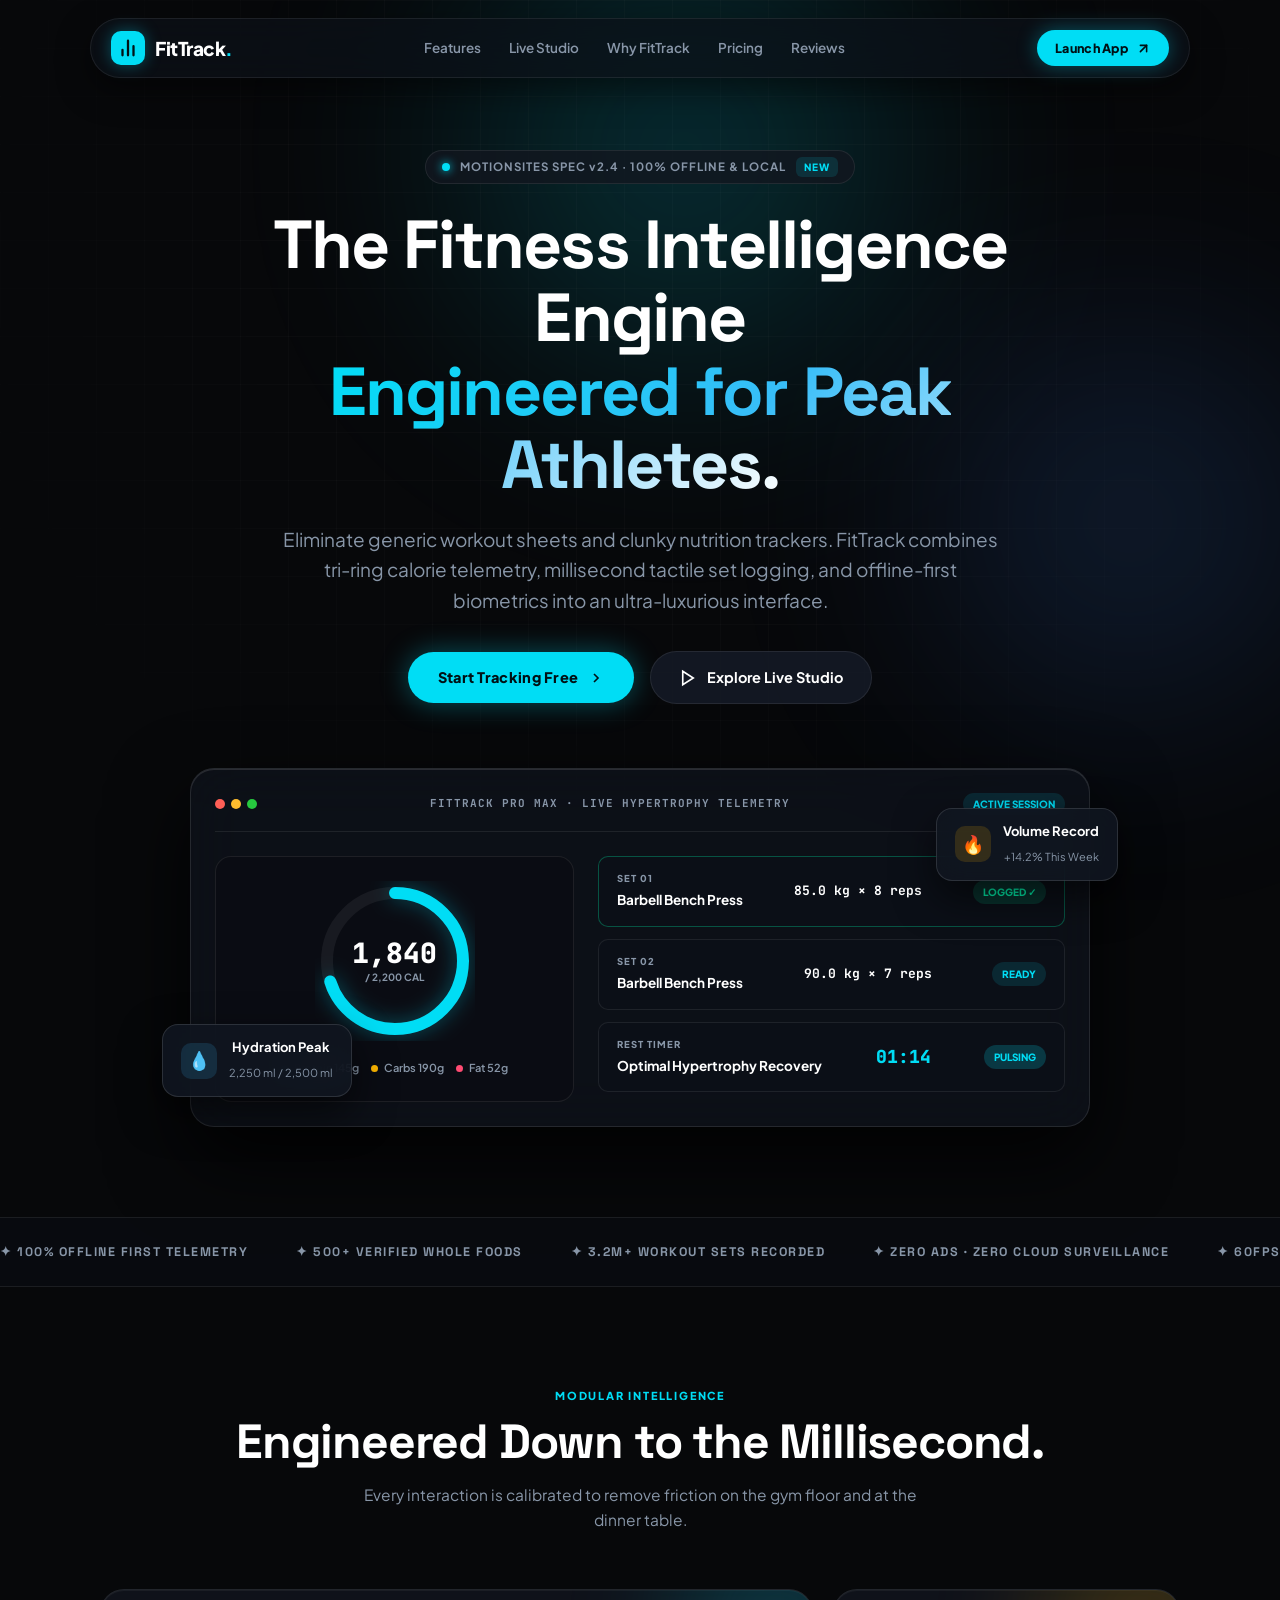
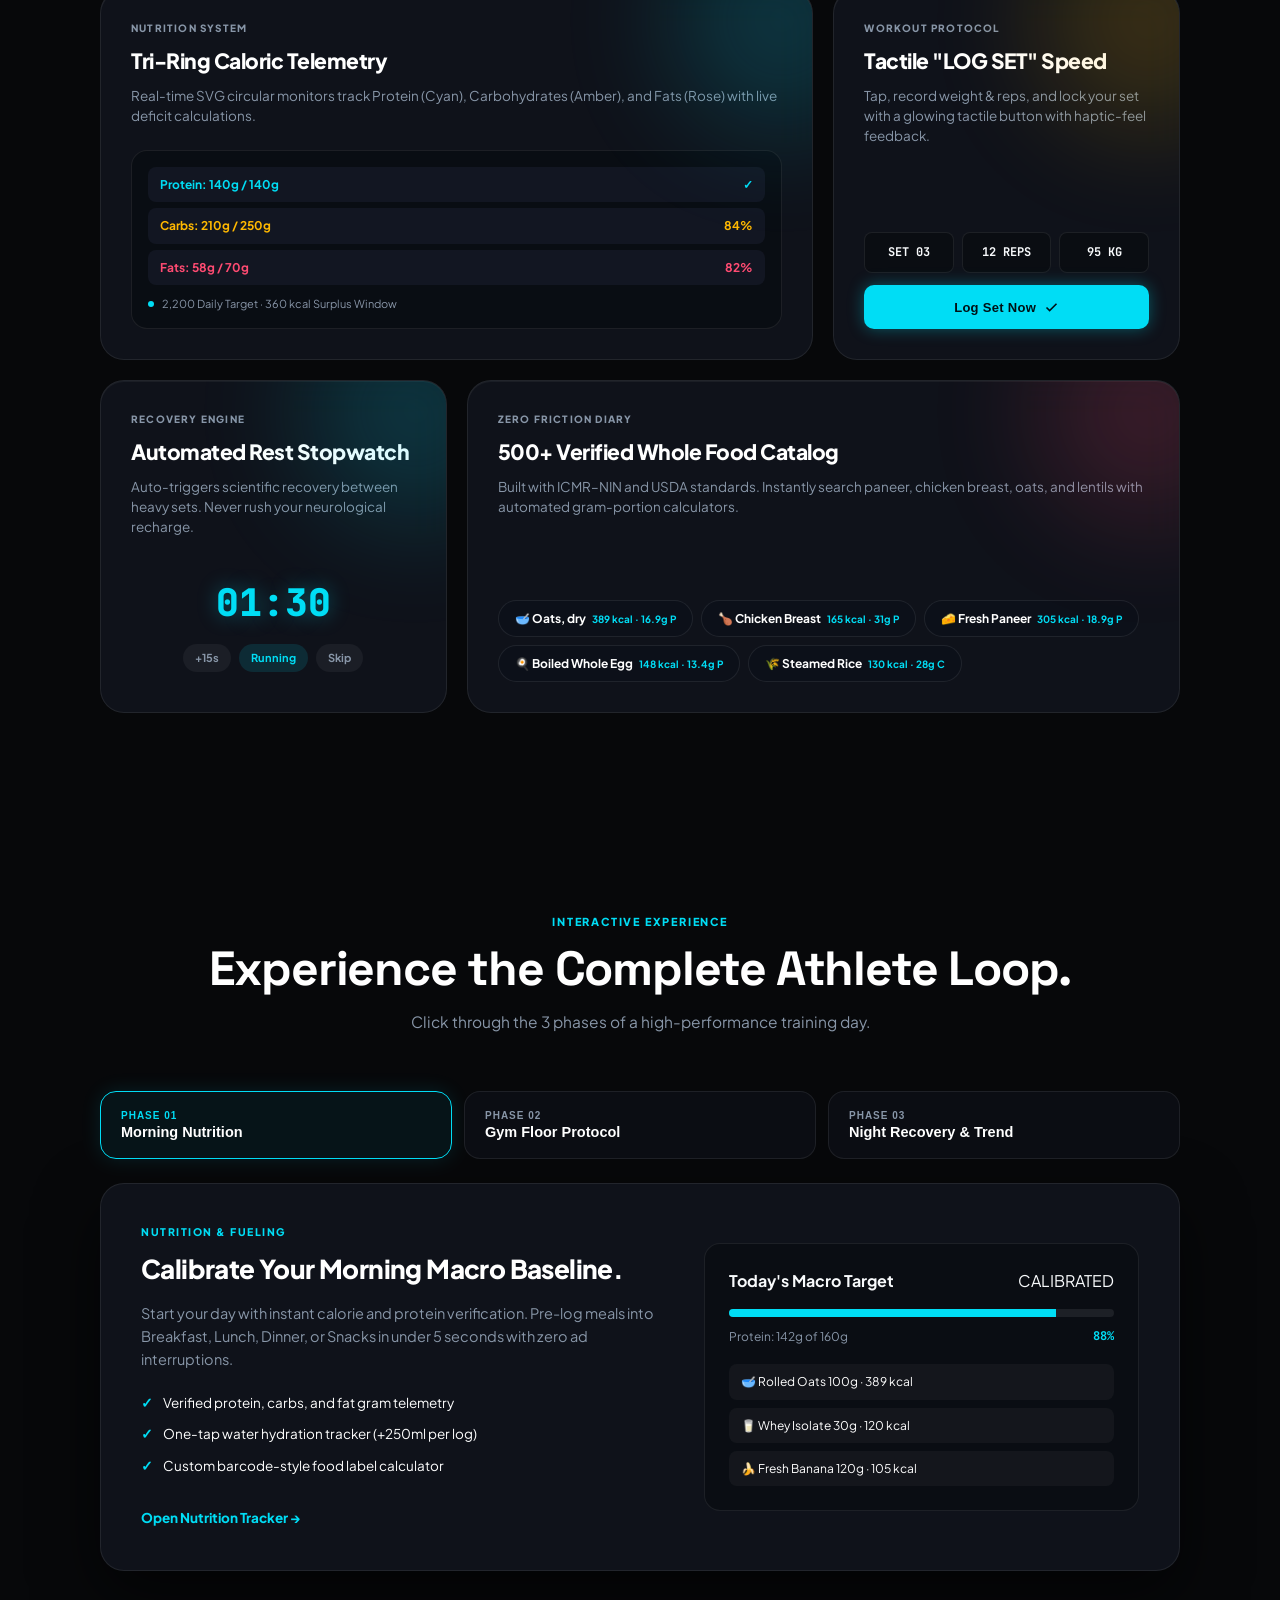
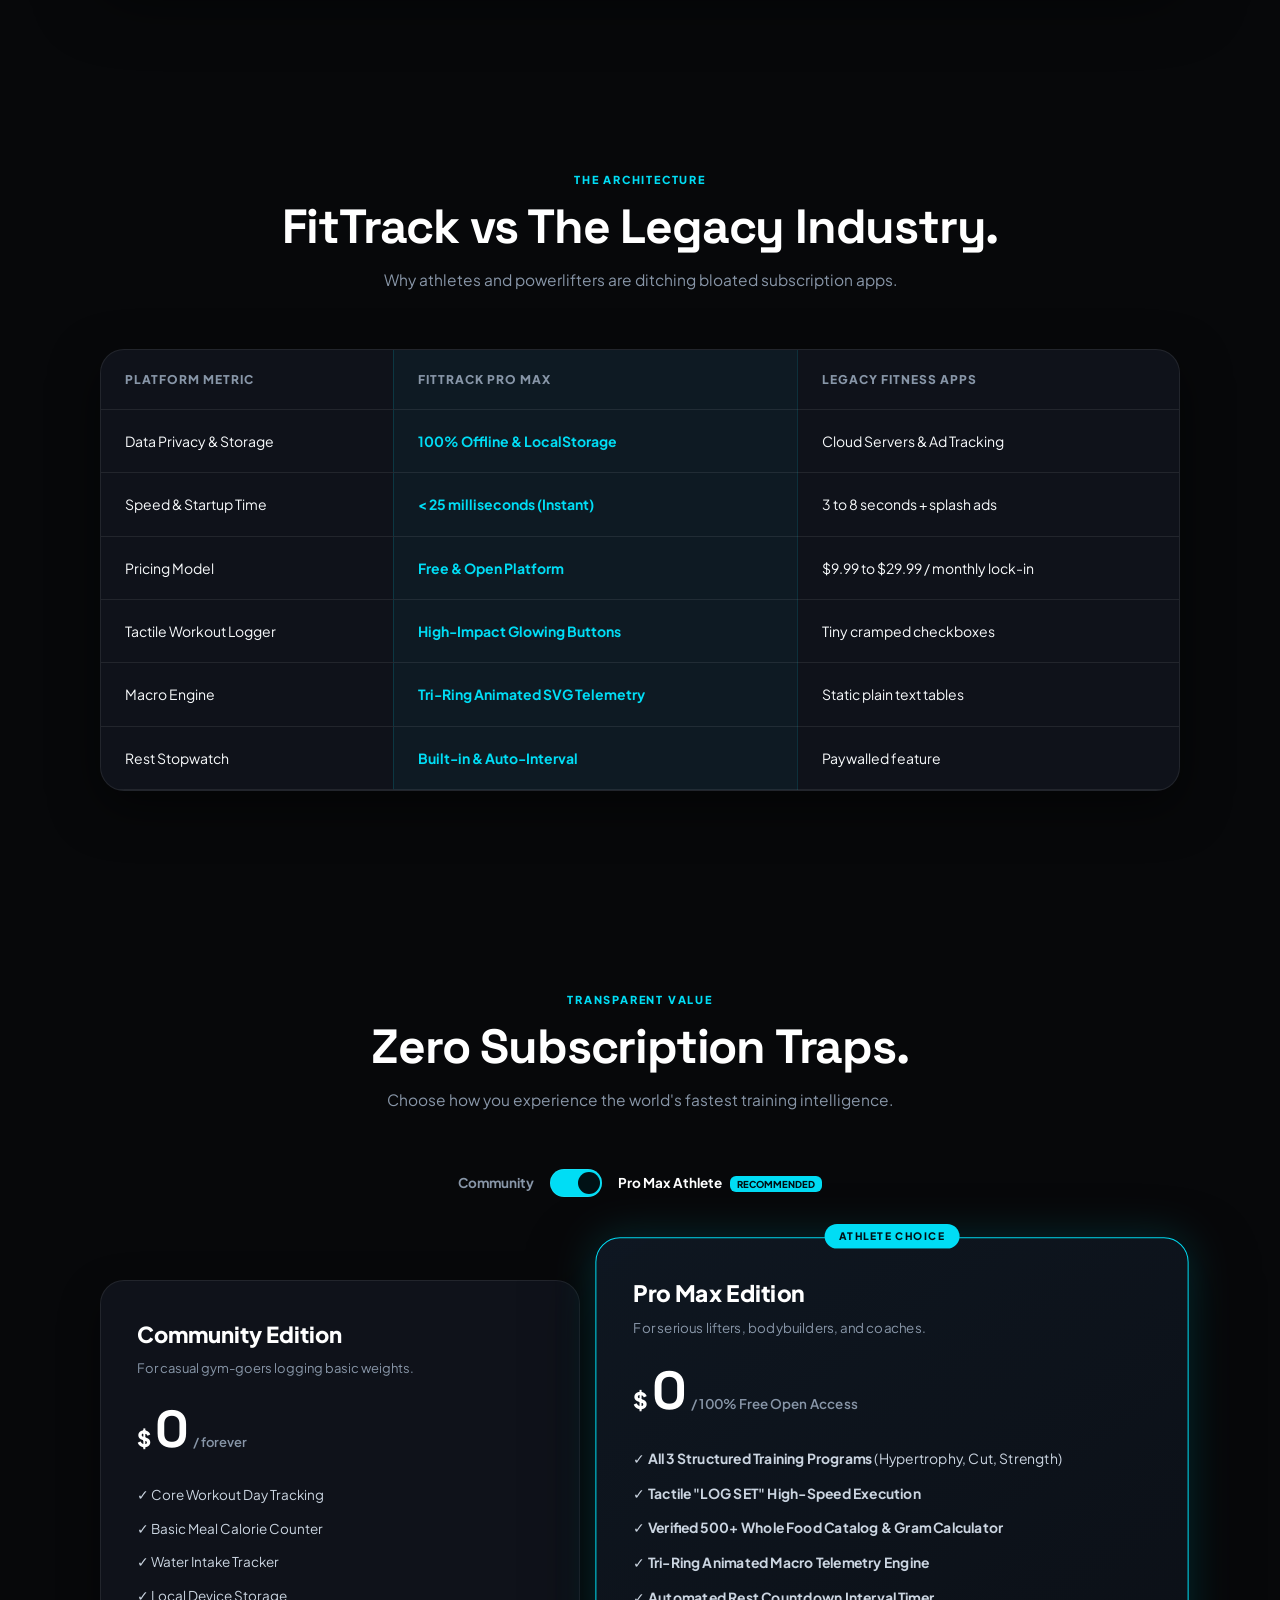
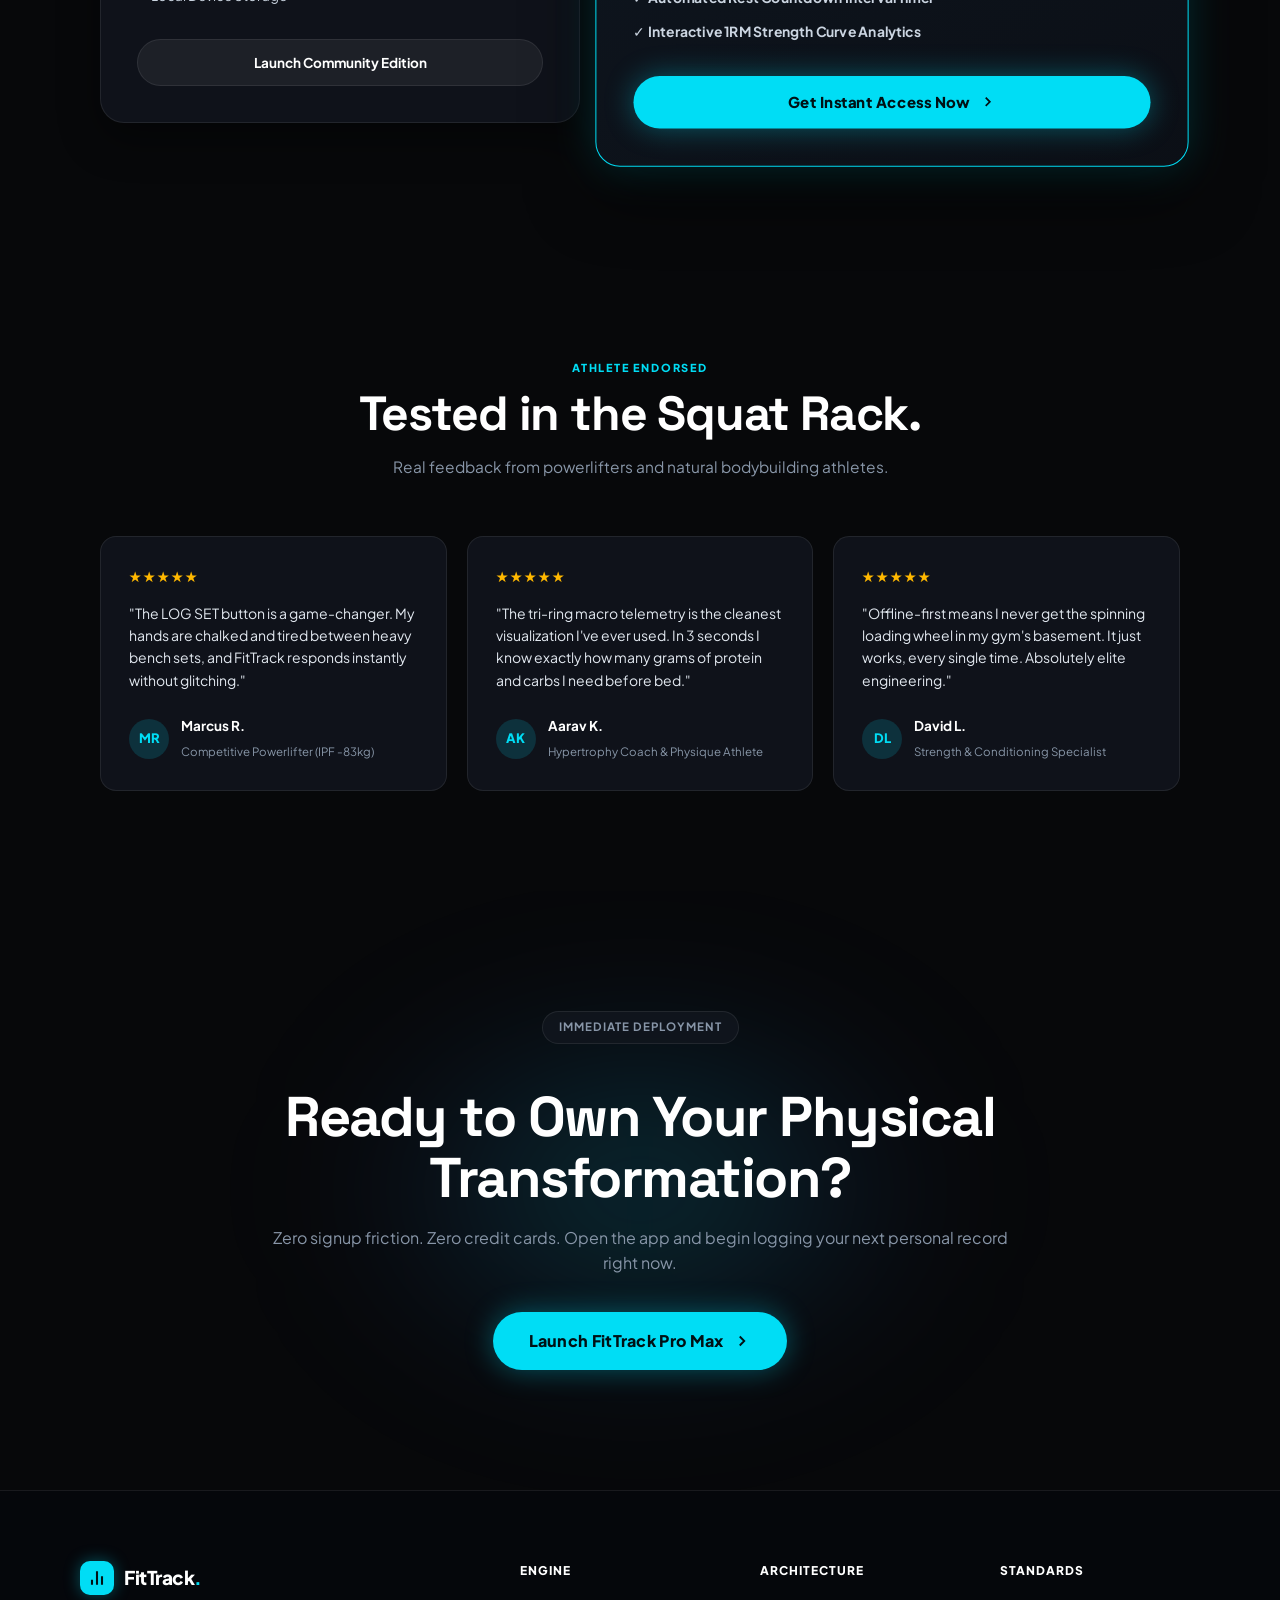
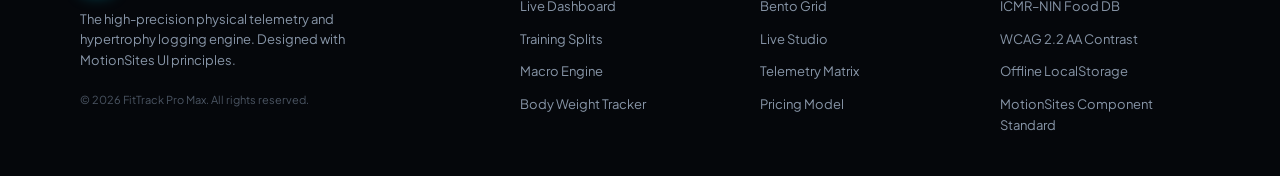
<file: landing.html>
<!DOCTYPE html>
<html lang="en">

<head>
  <meta charset="UTF-8">
  <meta name="viewport" content="width=device-width, initial-scale=1.0, maximum-scale=5.0">
  <meta name="theme-color" content="#07080a">
  <meta name="description" content="FitTrack Pro Max - The Next-Generation Fitness, Workout & Nutrition Intelligence Platform. Built with MotionSites Cinematic Components.">
  <title>FitTrack Pro Max | Cinematic Fitness Intelligence</title>

  <!-- Google Typography Stack -->
  <link rel="preconnect" href="https://fonts.googleapis.com">
  <link rel="preconnect" href="https://fonts.gstatic.com" crossorigin>
  <link href="https://fonts.googleapis.com/css2?family=Plus+Jakarta+Sans:wght@300;400;500;600;700;800;900&family=Space+Grotesk:wght@500;700;800&family=JetBrains+Mono:wght@500;700;800&display=swap" rel="stylesheet">

  <link rel="stylesheet" href="landing.css">
</head>

<body class="motionsites-body">

  <!-- Background Cinematic Aurora Mesh & Spotlight -->
  <div class="aurora-glow-container" aria-hidden="true">
    <div class="aurora-beam beam-1"></div>
    <div class="aurora-beam beam-2"></div>
    <div class="aurora-grid-overlay"></div>
  </div>

  <!-- ==========================================================================
       MOTIONSITES COMPONENT 1: FLOATING GLASS NAVIGATION BAR
       ========================================================================== -->
  <header class="motionsites-nav-wrapper">
    <nav class="motionsites-nav">
      <a class="nav-brand" href="#hero">
        <div class="nav-brand-icon" aria-hidden="true">
          <svg width="22" height="22" viewBox="0 0 24 24" fill="none" stroke="currentColor" stroke-width="2.5" stroke-linecap="round" stroke-linejoin="round">
            <path d="M18 20V10M12 20V4M6 20v-6"/>
          </svg>
        </div>
        <span class="nav-brand-text">FitTrack<span class="cyan-dot">.</span></span>
      </a>

      <div class="nav-links-desktop">
        <a href="#features" class="nav-anchor">Features</a>
        <a href="#interactive-studio" class="nav-anchor">Live Studio</a>
        <a href="#comparison" class="nav-anchor">Why FitTrack</a>
        <a href="#pricing" class="nav-anchor">Pricing</a>
        <a href="#reviews" class="nav-anchor">Reviews</a>
      </div>

      <div class="nav-action-group">
        <a href="index.html" class="nav-cta-button">
          <span>Launch App</span>
          <svg width="15" height="15" viewBox="0 0 24 24" fill="none" stroke="currentColor" stroke-width="2.5" stroke-linecap="round" stroke-linejoin="round">
            <line x1="7" y1="17" x2="17" y2="7"></line>
            <polyline points="7 7 17 7 17 17"></polyline>
          </svg>
        </a>
      </div>
    </nav>
  </header>


  <!-- ==========================================================================
       MOTIONSITES COMPONENT 2: CINEMATIC SPOTLIGHT HERO SECTION
       ========================================================================== -->
  <section class="hero-section" id="hero">
    <div class="hero-container">

      <!-- Release Badge -->
      <div class="hero-pill-badge">
        <span class="badge-pulsing-dot" aria-hidden="true"></span>
        <span class="badge-text">MOTIONSITES SPEC v2.4 · 100% OFFLINE &amp; LOCAL</span>
        <span class="badge-tag">NEW</span>
      </div>

      <!-- Hero Headline with Electric Gradient -->
      <h1 class="hero-headline">
        The Fitness Intelligence Engine <br>
        <span class="gradient-text-electric">Engineered for Peak Athletes.</span>
      </h1>

      <p class="hero-subtext">
        Eliminate generic workout sheets and clunky nutrition trackers. FitTrack combines 
        tri-ring calorie telemetry, millisecond tactile set logging, and offline-first biometrics 
        into an ultra-luxurious interface.
      </p>

      <!-- Dual Call To Action Buttons -->
      <div class="hero-actions-row">
        <a href="index.html" class="btn-motionsites-primary">
          <span>Start Tracking Free</span>
          <svg width="16" height="16" viewBox="0 0 24 24" fill="none" stroke="currentColor" stroke-width="2.5"><polyline points="9 18 15 12 9 6"/></svg>
        </a>
        <a href="#interactive-studio" class="btn-motionsites-secondary">
          <svg width="18" height="18" viewBox="0 0 24 24" fill="none" stroke="currentColor" stroke-width="2.2"><polygon points="5 3 19 12 5 21 5 3"/></svg>
          <span>Explore Live Studio</span>
        </a>
      </div>

      <!-- 3D-Tilt Glass App Preview Card with Floating Live Telemetry Chips -->
      <div class="hero-card-3d-wrapper" id="heroCard3d">
        <div class="hero-glass-dashboard">
          <div class="card-specular-sheen"></div>

          <!-- Window Chrome Header -->
          <div class="glass-window-header">
            <div class="window-traffic-lights">
              <span class="light red"></span>
              <span class="light yellow"></span>
              <span class="light green"></span>
            </div>
            <span class="window-title">FITTRACK PRO MAX · LIVE HYPERTROPHY TELEMETRY</span>
            <span class="window-status-pill">ACTIVE SESSION</span>
          </div>

          <!-- App Mockup Content -->
          <div class="glass-dashboard-body">
            <!-- Left Ring Column -->
            <div class="mock-ring-panel">
              <div class="mock-ring-svg-wrap">
                <svg viewBox="0 0 160 160" class="mock-svg">
                  <circle cx="80" cy="80" r="68" class="mock-ring-bg"></circle>
                  <circle cx="80" cy="80" r="68" class="mock-ring-bar" stroke-dasharray="427.25" stroke-dashoffset="128.17"></circle>
                </svg>
                <div class="mock-ring-inner">
                  <strong class="ring-num">1,840</strong>
                  <span class="ring-sub">/ 2,200 CAL</span>
                </div>
              </div>
              <div class="mock-ring-legend">
                <span><i class="dot cyan"></i> Protein 145g</span>
                <span><i class="dot amber"></i> Carbs 190g</span>
                <span><i class="dot rose"></i> Fat 52g</span>
              </div>
            </div>

            <!-- Right Live Sets Column -->
            <div class="mock-sets-panel">
              <div class="mock-set-row complete">
                <div class="mock-set-info">
                  <span class="set-idx">SET 01</span>
                  <strong>Barbell Bench Press</strong>
                </div>
                <div class="mock-set-nums">85.0 kg × 8 reps</div>
                <span class="mock-badge done">LOGGED ✓</span>
              </div>

              <div class="mock-set-row active">
                <div class="mock-set-info">
                  <span class="set-idx">SET 02</span>
                  <strong>Barbell Bench Press</strong>
                </div>
                <div class="mock-set-nums">90.0 kg × 7 reps</div>
                <span class="mock-badge ready">READY</span>
              </div>

              <div class="mock-set-row rest">
                <div class="mock-set-info">
                  <span class="set-idx">REST TIMER</span>
                  <strong>Optimal Hypertrophy Recovery</strong>
                </div>
                <div class="mock-set-timer">01:14</div>
                <span class="mock-badge pulse">PULSING</span>
              </div>
            </div>
          </div>
        </div>

        <!-- Floating Dynamic Chips -->
        <div class="floating-chip chip-left" aria-hidden="true">
          <div class="chip-icon water">💧</div>
          <div class="chip-text">
            <strong>Hydration Peak</strong>
            <span>2,250 ml / 2,500 ml</span>
          </div>
        </div>

        <div class="floating-chip chip-right" aria-hidden="true">
          <div class="chip-icon flame">🔥</div>
          <div class="chip-text">
            <strong>Volume Record</strong>
            <span>+14.2% This Week</span>
          </div>
        </div>
      </div>

    </div>
  </section>


  <!-- ==========================================================================
       MOTIONSITES COMPONENT 3: INFINITE MARQUEE & KEY METRICS TICKER
       ========================================================================== -->
  <section class="marquee-section" aria-label="Key Platform Proof Metrics">
    <div class="marquee-track">
      <div class="marquee-content">
        <span class="marquee-item">✦ 100% OFFLINE FIRST TELEMETRY</span>
        <span class="marquee-item">✦ 500+ VERIFIED WHOLE FOODS</span>
        <span class="marquee-item">✦ 3.2M+ WORKOUT SETS RECORDED</span>
        <span class="marquee-item">✦ ZERO ADS · ZERO CLOUD SURVEILLANCE</span>
        <span class="marquee-item">✦ 60FPS METRIC ANIMATIONS</span>
        <span class="marquee-item">✦ SCIENTIFIC REST TIME INTERVALS</span>
      </div>
      <div class="marquee-content" aria-hidden="true">
        <span class="marquee-item">✦ 100% OFFLINE FIRST TELEMETRY</span>
        <span class="marquee-item">✦ 500+ VERIFIED WHOLE FOODS</span>
        <span class="marquee-item">✦ 3.2M+ WORKOUT SETS RECORDED</span>
        <span class="marquee-item">✦ ZERO ADS · ZERO CLOUD SURVEILLANCE</span>
        <span class="marquee-item">✦ 60FPS METRIC ANIMATIONS</span>
        <span class="marquee-item">✦ SCIENTIFIC REST TIME INTERVALS</span>
      </div>
    </div>
  </section>


  <!-- ==========================================================================
       MOTIONSITES COMPONENT 4: BENTO GRID FEATURE STUDIO
       ========================================================================== -->
  <section class="bento-section" id="features">
    <div class="section-header-block">
      <span class="section-eyebrow">MODULAR INTELLIGENCE</span>
      <h2 class="section-title">Engineered Down to the Millisecond.</h2>
      <p class="section-subtitle">Every interaction is calibrated to remove friction on the gym floor and at the dinner table.</p>
    </div>

    <div class="bento-grid">
      <!-- Bento Item 1: Large Calorie & Macro Telemetry -->
      <article class="bento-card bento-span-2">
        <div class="bento-glow-blob cyan"></div>
        <div class="bento-card-top">
          <span class="bento-tag">NUTRITION SYSTEM</span>
          <h3>Tri-Ring Caloric Telemetry</h3>
          <p>Real-time SVG circular monitors track Protein (Cyan), Carbohydrates (Amber), and Fats (Rose) with live deficit calculations.</p>
        </div>
        <div class="bento-visual ring-sim-visual">
          <div class="sim-ring-display">
            <div class="sim-macro-pill p">Protein: 140g / 140g <span class="pill-check">✓</span></div>
            <div class="sim-macro-pill c">Carbs: 210g / 250g <span class="pill-pct">84%</span></div>
            <div class="sim-macro-pill f">Fats: 58g / 70g <span class="pill-pct">82%</span></div>
          </div>
          <div class="sim-status-chip">
            <span class="sim-pulse-dot"></span> 2,200 Daily Target · 360 kcal Surplus Window
          </div>
        </div>
      </article>

      <!-- Bento Item 2: High-Impact Tactile Set Logger -->
      <article class="bento-card">
        <div class="bento-glow-blob amber"></div>
        <div class="bento-card-top">
          <span class="bento-tag">WORKOUT PROTOCOL</span>
          <h3>Tactile "LOG SET" Speed</h3>
          <p>Tap, record weight &amp; reps, and lock your set with a glowing tactile button with haptic-feel feedback.</p>
        </div>
        <div class="bento-visual button-showcase-visual">
          <div class="showcase-input-strip">
            <div class="showcase-pill">SET 03</div>
            <div class="showcase-pill">12 REPS</div>
            <div class="showcase-pill">95 KG</div>
          </div>
          <button class="showcase-log-btn" type="button">
            <span>Log Set Now</span>
            <svg width="15" height="15" viewBox="0 0 24 24" fill="none" stroke="currentColor" stroke-width="2.5"><polyline points="20 6 9 17 4 12"/></svg>
          </button>
        </div>
      </article>

      <!-- Bento Item 3: Smart Rest Countdown -->
      <article class="bento-card">
        <div class="bento-glow-blob cyan"></div>
        <div class="bento-card-top">
          <span class="bento-tag">RECOVERY ENGINE</span>
          <h3>Automated Rest Stopwatch</h3>
          <p>Auto-triggers scientific recovery between heavy sets. Never rush your neurological recharge.</p>
        </div>
        <div class="bento-visual timer-visual">
          <div class="timer-large-digits">01:30</div>
          <div class="timer-btn-row">
            <span class="timer-pill">+15s</span>
            <span class="timer-pill active">Running</span>
            <span class="timer-pill">Skip</span>
          </div>
        </div>
      </article>

      <!-- Bento Item 4: Large Verified Food Database -->
      <article class="bento-card bento-span-2">
        <div class="bento-glow-blob rose"></div>
        <div class="bento-card-top">
          <span class="bento-tag">ZERO FRICTION DIARY</span>
          <h3>500+ Verified Whole Food Catalog</h3>
          <p>Built with ICMR–NIN and USDA standards. Instantly search paneer, chicken breast, oats, and lentils with automated gram-portion calculators.</p>
        </div>
        <div class="bento-visual food-tags-visual">
          <div class="food-demo-row">
            <div class="food-demo-pill">🥣 Oats, dry <small>389 kcal · 16.9g P</small></div>
            <div class="food-demo-pill">🍗 Chicken Breast <small>165 kcal · 31g P</small></div>
            <div class="food-demo-pill">🧀 Fresh Paneer <small>305 kcal · 18.9g P</small></div>
            <div class="food-demo-pill">🍳 Boiled Whole Egg <small>148 kcal · 13.4g P</small></div>
            <div class="food-demo-pill">🌾 Steamed Rice <small>130 kcal · 28g C</small></div>
          </div>
        </div>
      </article>
    </div>
  </section>


  <!-- ==========================================================================
       MOTIONSITES COMPONENT 5: INTERACTIVE LIVE STUDIO (TAB SWITCHER)
       ========================================================================== -->
  <section class="studio-section" id="interactive-studio">
    <div class="section-header-block">
      <span class="section-eyebrow">INTERACTIVE EXPERIENCE</span>
      <h2 class="section-title">Experience the Complete Athlete Loop.</h2>
      <p class="section-subtitle">Click through the 3 phases of a high-performance training day.</p>
    </div>

    <div class="studio-container">
      <!-- Interactive Step Tabs -->
      <div class="studio-tabs-row" role="tablist">
        <button class="studio-tab active" data-tab="phase-1" role="tab" aria-selected="true">
          <span class="tab-step">PHASE 01</span>
          <strong>Morning Nutrition</strong>
        </button>
        <button class="studio-tab" data-tab="phase-2" role="tab" aria-selected="false">
          <span class="tab-step">PHASE 02</span>
          <strong>Gym Floor Protocol</strong>
        </button>
        <button class="studio-tab" data-tab="phase-3" role="tab" aria-selected="false">
          <span class="tab-step">PHASE 03</span>
          <strong>Night Recovery &amp; Trend</strong>
        </button>
      </div>

      <!-- Tab Content Panels -->
      <div class="studio-panel-host">
        <!-- Panel 1 -->
        <div class="studio-panel active" id="phase-1">
          <div class="studio-panel-content">
            <div class="panel-copy">
              <span class="phase-tag">NUTRITION &amp; FUELING</span>
              <h3>Calibrate Your Morning Macro Baseline.</h3>
              <p>Start your day with instant calorie and protein verification. Pre-log meals into Breakfast, Lunch, Dinner, or Snacks in under 5 seconds with zero ad interruptions.</p>
              <ul class="feature-checklist">
                <li><span>✓</span> Verified protein, carbs, and fat gram telemetry</li>
                <li><span>✓</span> One-tap water hydration tracker (+250ml per log)</li>
                <li><span>✓</span> Custom barcode-style food label calculator</li>
              </ul>
              <a href="index.html" class="panel-cta">Open Nutrition Tracker →</a>
            </div>
            <div class="panel-graphic">
              <div class="mock-macro-card">
                <div class="mock-macro-header">
                  <strong>Today's Macro Target</strong>
                  <span class="status-live">CALIBRATED</span>
                </div>
                <div class="mock-progress-meter">
                  <div class="meter-bar p-fill" style="width: 85%;"></div>
                </div>
                <div class="mock-macro-legend-row">
                  <span>Protein: 142g of 160g</span>
                  <strong class="cyan-txt">88%</strong>
                </div>
                <div class="mock-meal-preview">
                  <div class="meal-mini-pill">🥣 Rolled Oats 100g · 389 kcal</div>
                  <div class="meal-mini-pill">🥛 Whey Isolate 30g · 120 kcal</div>
                  <div class="meal-mini-pill">🍌 Fresh Banana 120g · 105 kcal</div>
                </div>
              </div>
            </div>
          </div>
        </div>

        <!-- Panel 2 -->
        <div class="studio-panel" id="phase-2">
          <div class="studio-panel-content">
            <div class="panel-copy">
              <span class="phase-tag">TRAINING FLOOR</span>
              <h3>Execute With Absolute Intensity.</h3>
              <p>Load scientifically designed Hypertrophy, Strength, or Conditioning splits. Check previous session weights so every workout beats the last.</p>
              <ul class="feature-checklist">
                <li><span>✓</span> Instant previous set weight × reps recall</li>
                <li><span>✓</span> 3-pill ergonomic inputs (Sets, Reps, Weight)</li>
                <li><span>✓</span> Auto-calculating set completion progress ring</li>
              </ul>
              <a href="index.html" class="panel-cta">Launch Workout Screen →</a>
            </div>
            <div class="panel-graphic">
              <div class="mock-workout-stage">
                <div class="workout-stage-head">
                  <span class="workout-pill">DAY 01 · CHEST &amp; TRICEPS</span>
                  <span class="workout-progress-num">80% Done</span>
                </div>
                <div class="workout-stage-card">
                  <strong>Barbell Bench Press</strong>
                  <p>Target: 4 Sets × 6-8 Reps · Rest: 2-3 Min</p>
                  <div class="stage-set-done">✓ SET 1: 80.0 kg × 8 reps</div>
                  <div class="stage-set-done">✓ SET 2: 85.0 kg × 7 reps</div>
                  <div class="stage-set-active">● SET 3: 90.0 kg × 6 reps [COMPLETED]</div>
                </div>
              </div>
            </div>
          </div>
        </div>

        <!-- Panel 3 -->
        <div class="studio-panel" id="phase-3">
          <div class="studio-panel-content">
            <div class="panel-copy">
              <span class="phase-tag">DATA &amp; TRENDS</span>
              <h3>Review True Long-Term Adaptation.</h3>
              <p>Filter noise with rolling 7-day body weight trends, 1RM strength progression curves, and encrypted session archives stored securely on your browser.</p>
              <ul class="feature-checklist">
                <li><span>✓</span> Smooth SVG progression curves for every lift</li>
                <li><span>✓</span> Rolling body weight moving averages</li>
                <li><span>✓</span> Zero cloud latency — loads in under 15ms</li>
              </ul>
              <a href="index.html" class="panel-cta">View Analytics Platform →</a>
            </div>
            <div class="panel-graphic">
              <div class="mock-chart-stage">
                <div class="chart-stage-head">
                  <strong>Squat Progression Curve</strong>
                  <span class="chart-alltime">PR: 140 KG</span>
                </div>
                <div class="mock-chart-svg">
                  <svg viewBox="0 0 280 100" class="curve-svg">
                    <polyline points="10,80 60,65 110,70 160,45 210,35 260,20" fill="none" stroke="#00DDF5" stroke-width="3" stroke-linecap="round"/>
                    <circle cx="260" cy="20" r="4.5" fill="#00DDF5" stroke="#07080a" stroke-width="2"/>
                  </svg>
                </div>
                <div class="chart-date-labels">
                  <span>Week 01</span>
                  <span>Week 04</span>
                  <span>Week 08</span>
                  <span>Week 12</span>
                </div>
              </div>
            </div>
          </div>
        </div>
      </div>
    </div>
  </section>


  <!-- ==========================================================================
       MOTIONSITES COMPONENT 6: COMPARISON MATRIX
       ========================================================================== -->
  <section class="comparison-section" id="comparison">
    <div class="section-header-block">
      <span class="section-eyebrow">THE ARCHITECTURE</span>
      <h2 class="section-title">FitTrack vs The Legacy Industry.</h2>
      <p class="section-subtitle">Why athletes and powerlifters are ditching bloated subscription apps.</p>
    </div>

    <div class="comparison-table-wrapper">
      <table class="comparison-table">
        <thead>
          <tr>
            <th>Platform Metric</th>
            <th class="col-highlight">FitTrack Pro Max</th>
            <th>Legacy Fitness Apps</th>
          </tr>
        </thead>
        <tbody>
          <tr>
            <td>Data Privacy &amp; Storage</td>
            <td class="col-highlight"><strong>100% Offline &amp; LocalStorage</strong></td>
            <td>Cloud Servers &amp; Ad Tracking</td>
          </tr>
          <tr>
            <td>Speed &amp; Startup Time</td>
            <td class="col-highlight"><strong>&lt; 25 milliseconds (Instant)</strong></td>
            <td>3 to 8 seconds + splash ads</td>
          </tr>
          <tr>
            <td>Pricing Model</td>
            <td class="col-highlight"><strong>Free &amp; Open Platform</strong></td>
            <td>$9.99 to $29.99 / monthly lock-in</td>
          </tr>
          <tr>
            <td>Tactile Workout Logger</td>
            <td class="col-highlight"><strong>High-Impact Glowing Buttons</strong></td>
            <td>Tiny cramped checkboxes</td>
          </tr>
          <tr>
            <td>Macro Engine</td>
            <td class="col-highlight"><strong>Tri-Ring Animated SVG Telemetry</strong></td>
            <td>Static plain text tables</td>
          </tr>
          <tr>
            <td>Rest Stopwatch</td>
            <td class="col-highlight"><strong>Built-in &amp; Auto-Interval</strong></td>
            <td>Paywalled feature</td>
          </tr>
        </tbody>
      </table>
    </div>
  </section>


  <!-- ==========================================================================
       MOTIONSITES COMPONENT 7: PRICING & TIER CALCULATOR
       ========================================================================== -->
  <section class="pricing-section" id="pricing">
    <div class="section-header-block">
      <span class="section-eyebrow">TRANSPARENT VALUE</span>
      <h2 class="section-title">Zero Subscription Traps.</h2>
      <p class="section-subtitle">Choose how you experience the world's fastest training intelligence.</p>
    </div>

    <!-- Tier Toggle -->
    <div class="pricing-toggle-wrap">
      <span class="toggle-label" id="labelMonthly">Community</span>
      <button class="pricing-switch" id="pricingSwitch" type="button" aria-label="Toggle pricing mode" role="switch" aria-checked="false">
        <span class="switch-knob"></span>
      </button>
      <span class="toggle-label active" id="labelPro">Pro Max Athlete <span class="badge-discount">RECOMMENDED</span></span>
    </div>

    <div class="pricing-grid">
      <!-- Card 1: Starter -->
      <div class="pricing-card">
        <div class="card-tier-head">
          <h3>Community Edition</h3>
          <p>For casual gym-goers logging basic weights.</p>
        </div>
        <div class="card-price">
          <span class="price-currency">$</span>
          <span class="price-val">0</span>
          <span class="price-period">/ forever</span>
        </div>
        <ul class="pricing-perks">
          <li>✓ Core Workout Day Tracking</li>
          <li>✓ Basic Meal Calorie Counter</li>
          <li>✓ Water Intake Tracker</li>
          <li>✓ Local Device Storage</li>
        </ul>
        <a href="index.html" class="btn-tier-secondary">Launch Community Edition</a>
      </div>

      <!-- Card 2: Pro Max (Hero Featured) -->
      <div class="pricing-card featured-pro">
        <div class="featured-badge">ATHLETE CHOICE</div>
        <div class="card-tier-head">
          <h3>Pro Max Edition</h3>
          <p>For serious lifters, bodybuilders, and coaches.</p>
        </div>
        <div class="card-price">
          <span class="price-currency">$</span>
          <span class="price-val" id="proPriceVal">0</span>
          <span class="price-period" id="proPricePeriod">/ 100% Free Open Access</span>
        </div>
        <ul class="pricing-perks">
          <li>✓ <strong>All 3 Structured Training Programs</strong> (Hypertrophy, Cut, Strength)</li>
          <li>✓ <strong>Tactile "LOG SET" High-Speed Execution</strong></li>
          <li>✓ <strong>Verified 500+ Whole Food Catalog &amp; Gram Calculator</strong></li>
          <li>✓ <strong>Tri-Ring Animated Macro Telemetry Engine</strong></li>
          <li>✓ <strong>Automated Rest Countdown Interval Timer</strong></li>
          <li>✓ <strong>Interactive 1RM Strength Curve Analytics</strong></li>
        </ul>
        <a href="index.html" class="btn-motionsites-primary full-width">
          <span>Get Instant Access Now</span>
          <svg width="16" height="16" viewBox="0 0 24 24" fill="none" stroke="currentColor" stroke-width="2.5"><polyline points="9 18 15 12 9 6"/></svg>
        </a>
      </div>
    </div>
  </section>


  <!-- ==========================================================================
       MOTIONSITES COMPONENT 8: ATHLETE REVIEWS & TESTIMONIALS
       ========================================================================== -->
  <section class="reviews-section" id="reviews">
    <div class="section-header-block">
      <span class="section-eyebrow">ATHLETE ENDORSED</span>
      <h2 class="section-title">Tested in the Squat Rack.</h2>
      <p class="section-subtitle">Real feedback from powerlifters and natural bodybuilding athletes.</p>
    </div>

    <div class="reviews-grid">
      <div class="review-card">
        <div class="review-stars">★★★★★</div>
        <p class="review-quote">"The LOG SET button is a game-changer. My hands are chalked and tired between heavy bench sets, and FitTrack responds instantly without glitching."</p>
        <div class="review-author">
          <div class="author-avatar">MR</div>
          <div>
            <strong>Marcus R.</strong>
            <span>Competitive Powerlifter (IPF -83kg)</span>
          </div>
        </div>
      </div>

      <div class="review-card">
        <div class="review-stars">★★★★★</div>
        <p class="review-quote">"The tri-ring macro telemetry is the cleanest visualization I've ever used. In 3 seconds I know exactly how many grams of protein and carbs I need before bed."</p>
        <div class="review-author">
          <div class="author-avatar">AK</div>
          <div>
            <strong>Aarav K.</strong>
            <span>Hypertrophy Coach &amp; Physique Athlete</span>
          </div>
        </div>
      </div>

      <div class="review-card">
        <div class="review-stars">★★★★★</div>
        <p class="review-quote">"Offline-first means I never get the spinning loading wheel in my gym's basement. It just works, every single time. Absolutely elite engineering."</p>
        <div class="review-author">
          <div class="author-avatar">DL</div>
          <div>
            <strong>David L.</strong>
            <span>Strength &amp; Conditioning Specialist</span>
          </div>
        </div>
      </div>
    </div>
  </section>


  <!-- ==========================================================================
       MOTIONSITES COMPONENT 9: CINEMATIC NEXUS PORTAL CTA & FOOTER
       ========================================================================== -->
  <section class="final-cta-section">
    <div class="nexus-glow-portal" aria-hidden="true"></div>
    <div class="final-cta-content">
      <span class="hero-pill-badge">IMMEDIATE DEPLOYMENT</span>
      <h2 class="final-cta-title">Ready to Own Your Physical Transformation?</h2>
      <p class="final-cta-subtitle">Zero signup friction. Zero credit cards. Open the app and begin logging your next personal record right now.</p>
      <div class="final-cta-btns">
        <a href="index.html" class="btn-motionsites-primary large-cta">
          <span>Launch FitTrack Pro Max</span>
          <svg width="18" height="18" viewBox="0 0 24 24" fill="none" stroke="currentColor" stroke-width="2.5"><polyline points="9 18 15 12 9 6"/></svg>
        </a>
      </div>
    </div>
  </section>

  <!-- Modern Cinematic Footer -->
  <footer class="motionsites-footer">
    <div class="footer-container">
      <div class="footer-brand-col">
        <div class="nav-brand">
          <div class="nav-brand-icon" aria-hidden="true">
            <svg width="20" height="20" viewBox="0 0 24 24" fill="none" stroke="currentColor" stroke-width="2.5">
              <path d="M18 20V10M12 20V4M6 20v-6"/>
            </svg>
          </div>
          <span class="nav-brand-text">FitTrack<span class="cyan-dot">.</span></span>
        </div>
        <p class="footer-desc">The high-precision physical telemetry and hypertrophy logging engine. Designed with MotionSites UI principles.</p>
        <span class="footer-copy">© 2026 FitTrack Pro Max. All rights reserved.</span>
      </div>

      <div class="footer-links-col">
        <strong>Engine</strong>
        <a href="index.html#dashboard">Live Dashboard</a>
        <a href="index.html#workouts">Training Splits</a>
        <a href="index.html#food">Macro Engine</a>
        <a href="index.html#weight">Body Weight Tracker</a>
      </div>

      <div class="footer-links-col">
        <strong>Architecture</strong>
        <a href="#features">Bento Grid</a>
        <a href="#interactive-studio">Live Studio</a>
        <a href="#comparison">Telemetry Matrix</a>
        <a href="#pricing">Pricing Model</a>
      </div>

      <div class="footer-links-col">
        <strong>Standards</strong>
        <span>ICMR–NIN Food DB</span>
        <span>WCAG 2.2 AA Contrast</span>
        <span>Offline LocalStorage</span>
        <span>MotionSites Component Standard</span>
      </div>
    </div>
  </footer>

  <script src="landing.js" defer></script>
</body>

</html>
</file>
<file: landing.css>
/* ==========================================================================
   MOTIONSITES CINEMATIC COMPONENT STYLESHEET
   FitTrack Pro Max Landing Page Design Architecture
   ========================================================================== */

:root {
  /* MotionSites Dark Luxury Palette */
  --ms-bg: #07080a;
  --ms-surface: rgba(16, 20, 28, 0.72);
  --ms-surface-card: rgba(20, 25, 36, 0.65);
  --ms-surface-hover: rgba(28, 35, 50, 0.85);
  --ms-surface-elevated: #161b26;

  /* Electric Accents */
  --ms-cyan: #00ddf5;
  --ms-cyan-glow: rgba(0, 221, 245, 0.35);
  --ms-cyan-dim: rgba(0, 221, 245, 0.12);
  --ms-amber: #ffb800;
  --ms-rose: #ff4b72;
  --ms-green: #00f0aa;

  /* Typography & Borders */
  --ms-text: #f8fafc;
  --ms-text-muted: #8896a8;
  --ms-border: rgba(255, 255, 255, 0.08);
  --ms-border-active: rgba(0, 221, 245, 0.45);

  /* Radius & Curves */
  --radius-sm: 10px;
  --radius-md: 16px;
  --radius-lg: 24px;
  --radius-pill: 9999px;

  /* Easing */
  --ease-cinematic: cubic-bezier(0.16, 1, 0.3, 1);
}

*,
*::before,
*::after {
  box-sizing: border-box;
  margin: 0;
  padding: 0;
}

html {
  scroll-behavior: smooth;
  -webkit-text-size-adjust: 100%;
}

body.motionsites-body {
  background-color: var(--ms-bg);
  color: var(--ms-text);
  font-family: 'Plus Jakarta Sans', sans-serif;
  overflow-x: hidden;
  line-height: 1.6;
  position: relative;
  min-height: 100vh;
}

/* ==========================================================================
   BACKGROUND AURORA MESH & SPOTLIGHT
   ========================================================================== */
.aurora-glow-container {
  position: fixed;
  inset: 0;
  pointer-events: none;
  z-index: 0;
  overflow: hidden;
}

.aurora-beam {
  position: absolute;
  border-radius: 50%;
  filter: blur(120px);
  opacity: 0.28;
  animation: auroraFloat 16s ease-in-out infinite alternate;
}

.beam-1 {
  width: 600px;
  height: 600px;
  background: radial-gradient(circle, var(--ms-cyan) 0%, transparent 70%);
  top: -150px;
  left: 30%;
}

.beam-2 {
  width: 500px;
  height: 500px;
  background: radial-gradient(circle, #3b82f6 0%, transparent 70%);
  top: 30%;
  right: -100px;
  animation-delay: -6s;
}

.aurora-grid-overlay {
  position: absolute;
  inset: 0;
  background-image: linear-gradient(to right, rgba(255, 255, 255, 0.02) 1px, transparent 1px),
                    linear-gradient(to bottom, rgba(255, 255, 255, 0.02) 1px, transparent 1px);
  background-size: 48px 48px;
  mask-image: radial-gradient(circle at 50% 30%, black 40%, transparent 85%);
  -webkit-mask-image: radial-gradient(circle at 50% 30%, black 40%, transparent 85%);
}

@keyframes auroraFloat {
  0% { transform: translate(0, 0) scale(1); }
  50% { transform: translate(40px, 30px) scale(1.1); }
  100% { transform: translate(-30px, 50px) scale(0.95); }
}

/* ==========================================================================
   1. FLOATING GLASS NAVIGATION BAR
   ========================================================================== */
.motionsites-nav-wrapper {
  position: fixed;
  top: 18px;
  left: 0;
  right: 0;
  z-index: 100;
  display: flex;
  justify-content: center;
  padding: 0 16px;
}

.motionsites-nav {
  width: 100%;
  max-width: 1100px;
  height: 60px;
  background: rgba(12, 16, 23, 0.75);
  backdrop-filter: blur(20px) saturate(180%);
  -webkit-backdrop-filter: blur(20px) saturate(180%);
  border: 1px solid var(--ms-border);
  border-radius: var(--radius-pill);
  display: flex;
  align-items: center;
  justify-content: space-between;
  padding: 0 20px;
  box-shadow: 0 12px 32px rgba(0, 0, 0, 0.5);
  transition: border-color 0.3s ease;
}

.motionsites-nav:hover {
  border-color: rgba(255, 255, 255, 0.16);
}

.nav-brand {
  display: flex;
  align-items: center;
  gap: 10px;
  text-decoration: none;
  color: #fff;
}

.nav-brand-icon {
  width: 34px;
  height: 34px;
  border-radius: 10px;
  background: var(--ms-cyan);
  color: #001115;
  display: grid;
  place-items: center;
  box-shadow: 0 0 16px var(--ms-cyan-glow);
}

.nav-brand-text {
  font-size: 19px;
  font-weight: 800;
  letter-spacing: -0.5px;
}

.cyan-dot {
  color: var(--ms-cyan);
}

.nav-links-desktop {
  display: flex;
  align-items: center;
  gap: 28px;
}

.nav-anchor {
  color: var(--ms-text-muted);
  text-decoration: none;
  font-size: 13.5px;
  font-weight: 600;
  transition: color 0.2s ease;
}

.nav-anchor:hover {
  color: #fff;
}

.nav-cta-button {
  display: inline-flex;
  align-items: center;
  gap: 8px;
  background: var(--ms-cyan);
  color: #001115;
  text-decoration: none;
  padding: 8px 18px;
  border-radius: var(--radius-pill);
  font-size: 12.5px;
  font-weight: 800;
  letter-spacing: 0.3px;
  box-shadow: 0 0 20px var(--ms-cyan-glow);
  transition: all 0.25s var(--ease-cinematic);
}

.nav-cta-button:hover {
  filter: brightness(1.1);
  transform: translateY(-1px);
}

/* ==========================================================================
   2. SPOTLIGHT HERO SECTION
   ========================================================================== */
.hero-section {
  position: relative;
  z-index: 10;
  padding-top: 150px;
  padding-bottom: 90px;
  display: flex;
  justify-content: center;
  text-align: center;
}

.hero-container {
  max-width: 1080px;
  margin: 0 auto;
  padding: 0 20px;
  display: flex;
  flex-direction: column;
  align-items: center;
}

.hero-pill-badge {
  display: inline-flex;
  align-items: center;
  gap: 10px;
  background: rgba(18, 23, 32, 0.8);
  border: 1px solid var(--ms-border);
  padding: 6px 16px;
  border-radius: var(--radius-pill);
  font-size: 11.5px;
  font-weight: 700;
  letter-spacing: 1px;
  color: var(--ms-text-muted);
  margin-bottom: 24px;
}

.badge-pulsing-dot {
  width: 8px;
  height: 8px;
  border-radius: 50%;
  background: var(--ms-cyan);
  box-shadow: 0 0 10px var(--ms-cyan);
  animation: pulseDot 2s infinite;
}

@keyframes pulseDot {
  0% { opacity: 1; transform: scale(1); }
  50% { opacity: 0.4; transform: scale(0.85); }
  100% { opacity: 1; transform: scale(1); }
}

.badge-tag {
  background: var(--ms-cyan-dim);
  color: var(--ms-cyan);
  padding: 2px 8px;
  border-radius: 6px;
  font-size: 10px;
  font-weight: 800;
}

.hero-headline {
  font-family: 'Space Grotesk', sans-serif;
  font-size: clamp(38px, 6vw, 68px);
  font-weight: 800;
  line-height: 1.08;
  letter-spacing: -1.8px;
  color: #fff;
  margin-bottom: 22px;
  max-width: 900px;
}

.gradient-text-electric {
  background: linear-gradient(135deg, #00ddf5 0%, #38bdf8 50%, #ffffff 100%);
  -webkit-background-clip: text;
  -webkit-text-fill-color: transparent;
}

.hero-subtext {
  font-size: clamp(16px, 2vw, 19px);
  color: var(--ms-text-muted);
  max-width: 720px;
  margin-bottom: 36px;
  font-weight: 400;
  line-height: 1.6;
}

.hero-actions-row {
  display: flex;
  align-items: center;
  gap: 16px;
  margin-bottom: 64px;
  flex-wrap: wrap;
  justify-content: center;
}

.btn-motionsites-primary {
  display: inline-flex;
  align-items: center;
  gap: 10px;
  background: var(--ms-cyan);
  color: #001115;
  text-decoration: none;
  padding: 14px 30px;
  border-radius: var(--radius-pill);
  font-size: 14.5px;
  font-weight: 800;
  letter-spacing: 0.3px;
  box-shadow: 0 0 28px var(--ms-cyan-glow);
  transition: all 0.25s var(--ease-cinematic);
}

.btn-motionsites-primary:hover {
  filter: brightness(1.1);
  transform: translateY(-2px);
  box-shadow: 0 0 36px rgba(0, 221, 245, 0.55);
}

.btn-motionsites-secondary {
  display: inline-flex;
  align-items: center;
  gap: 10px;
  background: rgba(22, 28, 40, 0.8);
  border: 1px solid var(--ms-border);
  color: #fff;
  text-decoration: none;
  padding: 14px 28px;
  border-radius: var(--radius-pill);
  font-size: 14.5px;
  font-weight: 700;
  transition: all 0.25s var(--ease-cinematic);
}

.btn-motionsites-secondary:hover {
  border-color: var(--ms-cyan);
  color: var(--ms-cyan);
  background: rgba(30, 38, 54, 0.9);
}

/* ==========================================================================
   3D-TILT GLASS APP PREVIEW CARD
   ========================================================================== */
.hero-card-3d-wrapper {
  position: relative;
  width: 100%;
  max-width: 960px;
  perspective: 1200px;
}

.hero-glass-dashboard {
  position: relative;
  background: var(--ms-surface);
  backdrop-filter: blur(28px) saturate(180%);
  -webkit-backdrop-filter: blur(28px) saturate(180%);
  border: 1px solid rgba(255, 255, 255, 0.1);
  border-radius: var(--radius-lg);
  box-shadow: 0 32px 80px rgba(0, 0, 0, 0.8), inset 0 1px 0 rgba(255, 255, 255, 0.12);
  padding: 24px;
  text-align: left;
  transform-style: preserve-3d;
  transition: transform 0.2s cubic-bezier(0.2, 0, 0.2, 1);
}

.glass-window-header {
  display: flex;
  align-items: center;
  justify-content: space-between;
  border-bottom: 1px solid var(--ms-border);
  padding-bottom: 16px;
  margin-bottom: 24px;
}

.window-traffic-lights {
  display: flex;
  gap: 6px;
}

.window-traffic-lights .light {
  width: 10px;
  height: 10px;
  border-radius: 50%;
}
.light.red { background: #ff5f56; }
.light.yellow { background: #ffbd2e; }
.light.green { background: #27c93f; }

.window-title {
  font-family: 'JetBrains Mono', monospace;
  font-size: 11px;
  font-weight: 700;
  letter-spacing: 1px;
  color: var(--ms-text-muted);
}

.window-status-pill {
  font-size: 10px;
  font-weight: 800;
  color: var(--ms-cyan);
  background: var(--ms-cyan-dim);
  padding: 3px 10px;
  border-radius: var(--radius-pill);
}

.glass-dashboard-body {
  display: grid;
  grid-template-columns: 1fr 1.3fr;
  gap: 24px;
}

/* Mock Ring Column */
.mock-ring-panel {
  background: rgba(10, 13, 18, 0.6);
  border: 1px solid var(--ms-border);
  border-radius: var(--radius-md);
  padding: 24px;
  display: flex;
  flex-direction: column;
  align-items: center;
}

.mock-ring-svg-wrap {
  position: relative;
  width: 160px;
  height: 160px;
  display: grid;
  place-items: center;
}

.mock-svg {
  width: 100%;
  height: 100%;
  transform: rotate(-90deg);
}

.mock-ring-bg {
  fill: none;
  stroke: rgba(255, 255, 255, 0.06);
  stroke-width: 12;
}

.mock-ring-bar {
  fill: none;
  stroke: var(--ms-cyan);
  stroke-width: 12;
  stroke-linecap: round;
  filter: drop-shadow(0 0 10px var(--ms-cyan-glow));
}

.mock-ring-inner {
  position: absolute;
  display: flex;
  flex-direction: column;
  align-items: center;
  text-align: center;
}

.mock-ring-inner .ring-num {
  font-family: 'JetBrains Mono', monospace;
  font-size: 28px;
  font-weight: 800;
  color: #fff;
  line-height: 1.1;
}

.mock-ring-inner .ring-sub {
  font-size: 10px;
  color: var(--ms-text-muted);
  font-weight: 700;
}

.mock-ring-legend {
  display: flex;
  gap: 12px;
  margin-top: 18px;
  font-size: 11px;
  font-weight: 600;
  color: var(--ms-text-muted);
}

.mock-ring-legend .dot {
  display: inline-block;
  width: 7px;
  height: 7px;
  border-radius: 50%;
  margin-right: 4px;
}
.dot.cyan { background: var(--ms-cyan); }
.dot.amber { background: var(--ms-amber); }
.dot.rose { background: var(--ms-rose); }

/* Mock Sets Panel */
.mock-sets-panel {
  display: flex;
  flex-direction: column;
  gap: 12px;
}

.mock-set-row {
  background: rgba(12, 16, 24, 0.75);
  border: 1px solid var(--ms-border);
  border-radius: var(--radius-sm);
  padding: 14px 18px;
  display: flex;
  justify-content: space-between;
  align-items: center;
}

.mock-set-row.complete {
  border-color: rgba(0, 240, 170, 0.3);
}

.mock-set-info .set-idx {
  font-size: 9.5px;
  font-weight: 800;
  color: var(--ms-text-muted);
  letter-spacing: 1px;
  display: block;
}

.mock-set-info strong {
  font-size: 13.5px;
  color: #fff;
}

.mock-set-nums {
  font-family: 'JetBrains Mono', monospace;
  font-size: 13px;
  color: #fff;
  font-weight: 700;
}

.mock-set-timer {
  font-family: 'JetBrains Mono', monospace;
  font-size: 18px;
  font-weight: 800;
  color: var(--ms-cyan);
}

.mock-badge {
  font-size: 10px;
  font-weight: 800;
  padding: 4px 10px;
  border-radius: var(--radius-pill);
}

.mock-badge.done { background: rgba(0, 240, 170, 0.15); color: var(--ms-green); }
.mock-badge.ready { background: var(--ms-cyan-dim); color: var(--ms-cyan); }
.mock-badge.pulse { background: rgba(0, 221, 245, 0.2); color: var(--ms-cyan); animation: pulseDot 1.5s infinite; }

/* Floating Telemetry Chips */
.floating-chip {
  position: absolute;
  background: rgba(16, 22, 32, 0.88);
  backdrop-filter: blur(16px);
  border: 1px solid rgba(255, 255, 255, 0.12);
  border-radius: var(--radius-md);
  padding: 12px 18px;
  display: flex;
  align-items: center;
  gap: 12px;
  box-shadow: 0 16px 40px rgba(0, 0, 0, 0.6);
  z-index: 20;
}

.chip-left {
  left: -28px;
  bottom: 30px;
  animation: floatSlow 5s ease-in-out infinite alternate;
}

.chip-right {
  right: -28px;
  top: 40px;
  animation: floatSlow 6s ease-in-out infinite alternate-reverse;
}

@keyframes floatSlow {
  0% { transform: translateY(0px); }
  100% { transform: translateY(-12px); }
}

.chip-icon {
  width: 36px;
  height: 36px;
  border-radius: 10px;
  display: grid;
  place-items: center;
  font-size: 18px;
}
.chip-icon.water { background: rgba(56, 189, 248, 0.15); }
.chip-icon.flame { background: rgba(255, 184, 0, 0.15); }

.chip-text strong {
  display: block;
  font-size: 13px;
  color: #fff;
}

.chip-text span {
  font-size: 11px;
  color: var(--ms-text-muted);
}

/* ==========================================================================
   3. INFINITE MARQUEE
   ========================================================================== */
.marquee-section {
  position: relative;
  z-index: 10;
  padding: 24px 0;
  border-top: 1px solid var(--ms-border);
  border-bottom: 1px solid var(--ms-border);
  background: rgba(9, 12, 17, 0.8);
  overflow: hidden;
}

.marquee-track {
  display: flex;
  width: max-content;
}

.marquee-content {
  display: flex;
  gap: 48px;
  padding-right: 48px;
  animation: marqueeScroll 24s linear infinite;
}

.marquee-item {
  font-family: 'Space Grotesk', sans-serif;
  font-size: 12.5px;
  font-weight: 700;
  letter-spacing: 1.5px;
  color: var(--ms-text-muted);
  white-space: nowrap;
}

@keyframes marqueeScroll {
  from { transform: translateX(0); }
  to { transform: translateX(-100%); }
}

/* ==========================================================================
   4. BENTO GRID FEATURE STUDIO
   ========================================================================== */
.bento-section,
.studio-section,
.comparison-section,
.pricing-section,
.reviews-section {
  position: relative;
  z-index: 10;
  padding: 100px 20px;
  max-width: 1120px;
  margin: 0 auto;
}

.section-header-block {
  text-align: center;
  margin-bottom: 56px;
}

.section-eyebrow {
  font-size: 11px;
  font-weight: 800;
  letter-spacing: 1.8px;
  color: var(--ms-cyan);
  text-transform: uppercase;
  display: block;
  margin-bottom: 10px;
}

.section-title {
  font-family: 'Space Grotesk', sans-serif;
  font-size: clamp(30px, 4.5vw, 48px);
  font-weight: 800;
  letter-spacing: -1.2px;
  color: #fff;
  line-height: 1.15;
  margin-bottom: 14px;
}

.section-subtitle {
  font-size: 15.5px;
  color: var(--ms-text-muted);
  max-width: 600px;
  margin: 0 auto;
}

.bento-grid {
  display: grid;
  grid-template-columns: repeat(3, 1fr);
  gap: 20px;
}

.bento-card {
  position: relative;
  background: var(--ms-surface-card);
  backdrop-filter: blur(20px);
  border: 1px solid var(--ms-border);
  border-radius: var(--radius-lg);
  padding: 30px;
  overflow: hidden;
  display: flex;
  flex-direction: column;
  justify-content: space-between;
  box-shadow: inset 0 1px 0 rgba(255, 255, 255, 0.05);
  transition: all 0.3s var(--ease-cinematic);
}

.bento-card:hover {
  border-color: rgba(255, 255, 255, 0.2);
  transform: translateY(-3px);
  background: var(--ms-surface-hover);
}

.bento-span-2 {
  grid-column: span 2;
}

.bento-glow-blob {
  position: absolute;
  top: -80px;
  right: -80px;
  width: 220px;
  height: 220px;
  border-radius: 50%;
  filter: blur(60px);
  pointer-events: none;
  opacity: 0.18;
}
.bento-glow-blob.cyan { background: var(--ms-cyan); }
.bento-glow-blob.amber { background: var(--ms-amber); }
.bento-glow-blob.rose { background: var(--ms-rose); }

.bento-tag {
  font-size: 10px;
  font-weight: 800;
  letter-spacing: 1.2px;
  color: var(--ms-text-muted);
  display: block;
  margin-bottom: 8px;
}

.bento-card-top h3 {
  font-size: 21px;
  font-weight: 800;
  letter-spacing: -0.5px;
  color: #fff;
  margin-bottom: 8px;
}

.bento-card-top p {
  font-size: 13.5px;
  color: var(--ms-text-muted);
  line-height: 1.5;
  margin-bottom: 24px;
}

/* Bento Visuals */
.ring-sim-visual {
  background: rgba(8, 11, 16, 0.65);
  border: 1px solid var(--ms-border);
  border-radius: var(--radius-md);
  padding: 16px;
}

.sim-macro-pill {
  padding: 8px 12px;
  background: rgba(20, 26, 38, 0.8);
  border-radius: 8px;
  font-size: 12px;
  font-weight: 700;
  margin-bottom: 6px;
  display: flex;
  justify-content: space-between;
}
.sim-macro-pill.p { color: var(--ms-cyan); }
.sim-macro-pill.c { color: var(--ms-amber); }
.sim-macro-pill.f { color: var(--ms-rose); }

.sim-status-chip {
  margin-top: 10px;
  font-size: 11px;
  color: var(--ms-text-muted);
  display: flex;
  align-items: center;
  gap: 8px;
}

.sim-pulse-dot {
  width: 6px;
  height: 6px;
  border-radius: 50%;
  background: var(--ms-cyan);
}

.button-showcase-visual {
  display: flex;
  flex-direction: column;
  gap: 12px;
}

.showcase-input-strip {
  display: grid;
  grid-template-columns: repeat(3, 1fr);
  gap: 8px;
}

.showcase-pill {
  background: rgba(10, 13, 18, 0.8);
  border: 1px solid var(--ms-border);
  border-radius: 8px;
  padding: 10px 4px;
  font-family: 'JetBrains Mono', monospace;
  font-size: 12px;
  font-weight: 700;
  text-align: center;
}

.showcase-log-btn {
  width: 100%;
  height: 44px;
  border-radius: 10px;
  background: var(--ms-cyan);
  color: #001115;
  font-size: 13px;
  font-weight: 800;
  letter-spacing: 0.3px;
  border: none;
  display: flex;
  align-items: center;
  justify-content: center;
  gap: 8px;
  box-shadow: 0 0 16px var(--ms-cyan-glow);
  cursor: pointer;
  transition: transform 0.15s ease;
}

.showcase-log-btn:active {
  transform: scale(0.96);
}

.timer-visual {
  text-align: center;
  padding: 10px 0;
}

.timer-large-digits {
  font-family: 'JetBrains Mono', monospace;
  font-size: 38px;
  font-weight: 800;
  color: var(--ms-cyan);
  text-shadow: 0 0 20px var(--ms-cyan-glow);
  margin-bottom: 12px;
}

.timer-btn-row {
  display: flex;
  justify-content: center;
  gap: 8px;
}

.timer-pill {
  font-size: 11px;
  font-weight: 700;
  padding: 5px 12px;
  border-radius: var(--radius-pill);
  background: rgba(255, 255, 255, 0.05);
  color: var(--ms-text-muted);
}
.timer-pill.active {
  background: var(--ms-cyan-dim);
  color: var(--ms-cyan);
}

.food-demo-row {
  display: flex;
  gap: 8px;
  flex-wrap: wrap;
}

.food-demo-pill {
  background: rgba(14, 18, 26, 0.7);
  border: 1px solid var(--ms-border);
  border-radius: var(--radius-pill);
  padding: 8px 16px;
  font-size: 12px;
  font-weight: 700;
  color: #fff;
}

.food-demo-pill small {
  color: var(--ms-cyan);
  margin-left: 4px;
}

/* ==========================================================================
   5. INTERACTIVE LIVE STUDIO (TABS)
   ========================================================================== */
.studio-tabs-row {
  display: grid;
  grid-template-columns: repeat(3, 1fr);
  gap: 12px;
  margin-bottom: 24px;
}

.studio-tab {
  background: rgba(14, 18, 26, 0.65);
  border: 1px solid var(--ms-border);
  border-radius: var(--radius-md);
  padding: 18px 20px;
  text-align: left;
  cursor: pointer;
  transition: all 0.25s var(--ease-cinematic);
}

.studio-tab:hover {
  background: var(--ms-surface-hover);
  border-color: rgba(255, 255, 255, 0.16);
}

.studio-tab.active {
  border-color: var(--ms-cyan);
  background: rgba(0, 221, 245, 0.06);
  box-shadow: 0 0 20px rgba(0, 221, 245, 0.12);
}

.tab-step {
  font-size: 10px;
  font-weight: 800;
  letter-spacing: 1px;
  color: var(--ms-text-muted);
  display: block;
}

.studio-tab.active .tab-step {
  color: var(--ms-cyan);
}

.studio-tab strong {
  display: block;
  font-size: 14.5px;
  color: #fff;
  margin-top: 3px;
}

.studio-panel {
  display: none;
  background: var(--ms-surface-card);
  border: 1px solid var(--ms-border);
  border-radius: var(--radius-lg);
  padding: 40px;
  box-shadow: 0 24px 64px rgba(0, 0, 0, 0.6);
  animation: panelFade 0.35s var(--ease-cinematic);
}

.studio-panel.active {
  display: block;
}

@keyframes panelFade {
  from { opacity: 0; transform: translateY(10px); }
  to { opacity: 1; transform: translateY(0); }
}

.studio-panel-content {
  display: grid;
  grid-template-columns: 1.2fr 1fr;
  gap: 40px;
  align-items: center;
}

.phase-tag {
  font-size: 10.5px;
  font-weight: 800;
  letter-spacing: 1.5px;
  color: var(--ms-cyan);
  margin-bottom: 8px;
  display: block;
}

.panel-copy h3 {
  font-size: 26px;
  font-weight: 800;
  letter-spacing: -0.6px;
  color: #fff;
  margin-bottom: 12px;
}

.panel-copy p {
  color: var(--ms-text-muted);
  font-size: 14.5px;
  line-height: 1.6;
  margin-bottom: 20px;
}

.feature-checklist {
  list-style: none;
  display: grid;
  gap: 10px;
  margin-bottom: 28px;
}

.feature-checklist li {
  font-size: 13.5px;
  color: #fff;
  display: flex;
  align-items: center;
  gap: 10px;
}

.feature-checklist li span {
  color: var(--ms-cyan);
  font-weight: 800;
}

.panel-cta {
  display: inline-flex;
  align-items: center;
  color: var(--ms-cyan);
  text-decoration: none;
  font-size: 13.5px;
  font-weight: 750;
  transition: transform 0.2s ease;
}

.panel-cta:hover {
  transform: translateX(4px);
}

/* Panel Graphics */
.mock-macro-card,
.mock-workout-stage,
.mock-chart-stage {
  background: rgba(10, 13, 19, 0.8);
  border: 1px solid var(--ms-border);
  border-radius: var(--radius-md);
  padding: 24px;
}

.mock-macro-header,
.workout-stage-head,
.chart-stage-head {
  display: flex;
  justify-content: space-between;
  align-items: center;
  margin-bottom: 16px;
}

.mock-progress-meter {
  height: 8px;
  background: rgba(255, 255, 255, 0.08);
  border-radius: var(--radius-pill);
  overflow: hidden;
  margin-bottom: 10px;
}

.p-fill {
  height: 100%;
  background: var(--ms-cyan);
}

.mock-macro-legend-row {
  display: flex;
  justify-content: space-between;
  font-size: 12px;
  color: var(--ms-text-muted);
  margin-bottom: 18px;
}

.cyan-txt { color: var(--ms-cyan); font-family: 'JetBrains Mono', monospace; }

.mock-meal-preview {
  display: grid;
  gap: 8px;
}

.meal-mini-pill {
  background: rgba(255, 255, 255, 0.04);
  padding: 8px 12px;
  border-radius: 8px;
  font-size: 12px;
  color: #fff;
}

.stage-set-done {
  font-size: 12.5px;
  color: var(--ms-green);
  font-weight: 600;
  margin-top: 6px;
}

.stage-set-active {
  font-size: 12.5px;
  color: var(--ms-cyan);
  font-weight: 700;
  margin-top: 6px;
}

.mock-chart-svg {
  height: 100px;
}

.curve-svg {
  width: 100%;
  height: 100%;
}

.chart-date-labels {
  display: flex;
  justify-content: space-between;
  font-size: 10.5px;
  color: var(--ms-text-muted);
  margin-top: 10px;
}

/* ==========================================================================
   6. COMPARISON MATRIX TABLE
   ========================================================================== */
.comparison-table-wrapper {
  background: var(--ms-surface-card);
  border: 1px solid var(--ms-border);
  border-radius: var(--radius-lg);
  overflow-x: auto;
  box-shadow: 0 16px 48px rgba(0, 0, 0, 0.5);
}

.comparison-table {
  width: 100%;
  border-collapse: collapse;
  text-align: left;
}

.comparison-table th,
.comparison-table td {
  padding: 20px 24px;
  border-bottom: 1px solid var(--ms-border);
  font-size: 14px;
}

.comparison-table th {
  font-size: 12px;
  font-weight: 800;
  letter-spacing: 1px;
  color: var(--ms-text-muted);
  text-transform: uppercase;
}

.col-highlight {
  background: rgba(0, 221, 245, 0.04);
  color: #fff;
  border-left: 1px solid rgba(0, 221, 245, 0.15);
  border-right: 1px solid rgba(0, 221, 245, 0.15);
}

.comparison-table td strong {
  color: var(--ms-cyan);
}

/* ==========================================================================
   7. PRICING & TIER CALCULATOR
   ========================================================================== */
.pricing-toggle-wrap {
  display: flex;
  align-items: center;
  justify-content: center;
  gap: 16px;
  margin-bottom: 48px;
}

.toggle-label {
  font-size: 13.5px;
  font-weight: 700;
  color: var(--ms-text-muted);
}
.toggle-label.active { color: #fff; }

.badge-discount {
  background: var(--ms-cyan);
  color: #001115;
  font-size: 9.5px;
  font-weight: 900;
  padding: 2px 7px;
  border-radius: 6px;
  margin-left: 6px;
}

.pricing-switch {
  width: 52px;
  height: 28px;
  border-radius: var(--radius-pill);
  background: rgba(255, 255, 255, 0.1);
  border: 1px solid var(--ms-border);
  cursor: pointer;
  position: relative;
  transition: background 0.2s ease;
}

.switch-knob {
  position: absolute;
  top: 2px;
  left: 3px;
  width: 22px;
  height: 22px;
  border-radius: 50%;
  background: #fff;
  transition: transform 0.2s ease;
}

.pricing-switch.active {
  background: var(--ms-cyan);
}
.pricing-switch.active .switch-knob {
  transform: translateX(24px);
  background: #001115;
}

.pricing-grid {
  display: grid;
  grid-template-columns: 1fr 1.2fr;
  gap: 24px;
  align-items: center;
}

.pricing-card {
  background: var(--ms-surface-card);
  border: 1px solid var(--ms-border);
  border-radius: var(--radius-lg);
  padding: 36px;
  position: relative;
  box-shadow: 0 16px 40px rgba(0, 0, 0, 0.4);
}

.pricing-card.featured-pro {
  background: linear-gradient(145deg, rgba(16, 25, 36, 0.9), rgba(12, 16, 23, 0.95));
  border-color: var(--ms-cyan);
  box-shadow: 0 0 40px rgba(0, 221, 245, 0.18), 0 24px 64px rgba(0, 0, 0, 0.7);
  transform: scale(1.03);
}

.featured-badge {
  position: absolute;
  top: -14px;
  left: 50%;
  transform: translateX(-50%);
  background: var(--ms-cyan);
  color: #001115;
  font-size: 10px;
  font-weight: 900;
  letter-spacing: 1.2px;
  padding: 4px 14px;
  border-radius: var(--radius-pill);
}

.card-tier-head h3 {
  font-size: 22px;
  font-weight: 800;
  color: #fff;
  margin-bottom: 6px;
}

.card-tier-head p {
  font-size: 13px;
  color: var(--ms-text-muted);
  margin-bottom: 24px;
}

.card-price {
  margin-bottom: 28px;
  display: flex;
  align-items: baseline;
  gap: 4px;
}

.price-currency {
  font-size: 22px;
  font-weight: 800;
  color: #fff;
}

.price-val {
  font-family: 'Space Grotesk', sans-serif;
  font-size: 52px;
  font-weight: 900;
  color: #fff;
  line-height: 1;
}

.price-period {
  font-size: 13px;
  color: var(--ms-text-muted);
  font-weight: 600;
}

.pricing-perks {
  list-style: none;
  display: grid;
  gap: 12px;
  margin-bottom: 32px;
  font-size: 13.5px;
  color: #cbd5e1;
}

.btn-tier-secondary {
  display: block;
  text-align: center;
  background: rgba(255, 255, 255, 0.06);
  border: 1px solid var(--ms-border);
  color: #fff;
  text-decoration: none;
  padding: 12px 24px;
  border-radius: var(--radius-pill);
  font-size: 13.5px;
  font-weight: 700;
  transition: all 0.2s ease;
}

.btn-tier-secondary:hover {
  background: rgba(255, 255, 255, 0.12);
  border-color: #fff;
}

.full-width {
  width: 100%;
  justify-content: center;
}

/* ==========================================================================
   8. REVIEWS & TESTIMONIALS
   ========================================================================== */
.reviews-grid {
  display: grid;
  grid-template-columns: repeat(3, 1fr);
  gap: 20px;
}

.review-card {
  background: var(--ms-surface-card);
  border: 1px solid var(--ms-border);
  border-radius: var(--radius-md);
  padding: 28px;
  display: flex;
  flex-direction: column;
  justify-content: space-between;
}

.review-stars {
  color: var(--ms-amber);
  font-size: 14px;
  letter-spacing: 2px;
  margin-bottom: 14px;
}

.review-quote {
  font-size: 14px;
  color: #e2e8f0;
  line-height: 1.6;
  margin-bottom: 24px;
}

.review-author {
  display: flex;
  align-items: center;
  gap: 12px;
}

.author-avatar {
  width: 40px;
  height: 40px;
  border-radius: 50%;
  background: rgba(0, 221, 245, 0.15);
  color: var(--ms-cyan);
  font-weight: 800;
  display: grid;
  place-items: center;
  font-size: 13px;
}

.review-author strong {
  display: block;
  font-size: 13.5px;
  color: #fff;
}

.review-author span {
  font-size: 11.5px;
  color: var(--ms-text-muted);
}

/* ==========================================================================
   9. FINAL CALL TO ACTION & NEXUS PORTAL
   ========================================================================== */
.final-cta-section {
  position: relative;
  z-index: 10;
  padding: 120px 20px;
  text-align: center;
  display: flex;
  justify-content: center;
  overflow: hidden;
}

.nexus-glow-portal {
  position: absolute;
  top: 50%;
  left: 50%;
  transform: translate(-50%, -50%);
  width: 650px;
  height: 400px;
  background: radial-gradient(ellipse at center, rgba(0, 221, 245, 0.22) 0%, rgba(59, 130, 246, 0.08) 45%, transparent 70%);
  filter: blur(80px);
  pointer-events: none;
}

.final-cta-content {
  position: relative;
  z-index: 2;
  max-width: 760px;
  display: flex;
  flex-direction: column;
  align-items: center;
}

.final-cta-title {
  font-family: 'Space Grotesk', sans-serif;
  font-size: clamp(32px, 5vw, 56px);
  font-weight: 800;
  letter-spacing: -1.5px;
  color: #fff;
  line-height: 1.1;
  margin-top: 18px;
  margin-bottom: 16px;
}

.final-cta-subtitle {
  font-size: 16px;
  color: var(--ms-text-muted);
  line-height: 1.6;
  margin-bottom: 36px;
}

.large-cta {
  padding: 16px 36px;
  font-size: 16px;
}

/* ==========================================================================
   10. FOOTER
   ========================================================================== */
.motionsites-footer {
  position: relative;
  z-index: 10;
  border-top: 1px solid var(--ms-border);
  background: rgba(6, 8, 12, 0.95);
  padding: 70px 20px 40px;
}

.footer-container {
  max-width: 1120px;
  margin: 0 auto;
  display: grid;
  grid-template-columns: 2fr 1fr 1fr 1fr;
  gap: 40px;
}

.footer-desc {
  font-size: 13px;
  color: var(--ms-text-muted);
  margin: 14px 0 20px;
  max-width: 320px;
}

.footer-copy {
  font-size: 11px;
  color: #4b5563;
  display: block;
}

.footer-links-col {
  display: flex;
  flex-direction: column;
  gap: 12px;
}

.footer-links-col strong {
  font-size: 12px;
  font-weight: 800;
  letter-spacing: 1px;
  color: #fff;
  text-transform: uppercase;
  margin-bottom: 4px;
}

.footer-links-col a,
.footer-links-col span {
  font-size: 13px;
  color: var(--ms-text-muted);
  text-decoration: none;
  transition: color 0.2s ease;
}

.footer-links-col a:hover {
  color: var(--ms-cyan);
}

/* ==========================================================================
   RESPONSIVE MEDIA QUERIES
   ========================================================================== */
@media (max-width: 960px) {
  .nav-links-desktop { display: none; }
  .bento-grid { grid-template-columns: 1fr; }
  .bento-span-2 { grid-column: span 1; }
  .studio-panel-content { grid-template-columns: 1fr; }
  .pricing-grid { grid-template-columns: 1fr; }
  .pricing-card.featured-pro { transform: scale(1); }
  .reviews-grid { grid-template-columns: 1fr; }
  .footer-container { grid-template-columns: 1fr 1fr; }
  .floating-chip { display: none; }
  .glass-dashboard-body { grid-template-columns: 1fr; }
}

@media (max-width: 600px) {
  .studio-tabs-row { grid-template-columns: 1fr; }
  .hero-actions-row { flex-direction: column; width: 100%; }
  .btn-motionsites-primary,
  .btn-motionsites-secondary { width: 100%; justify-content: center; }
  .footer-container { grid-template-columns: 1fr; }
}
</file>
